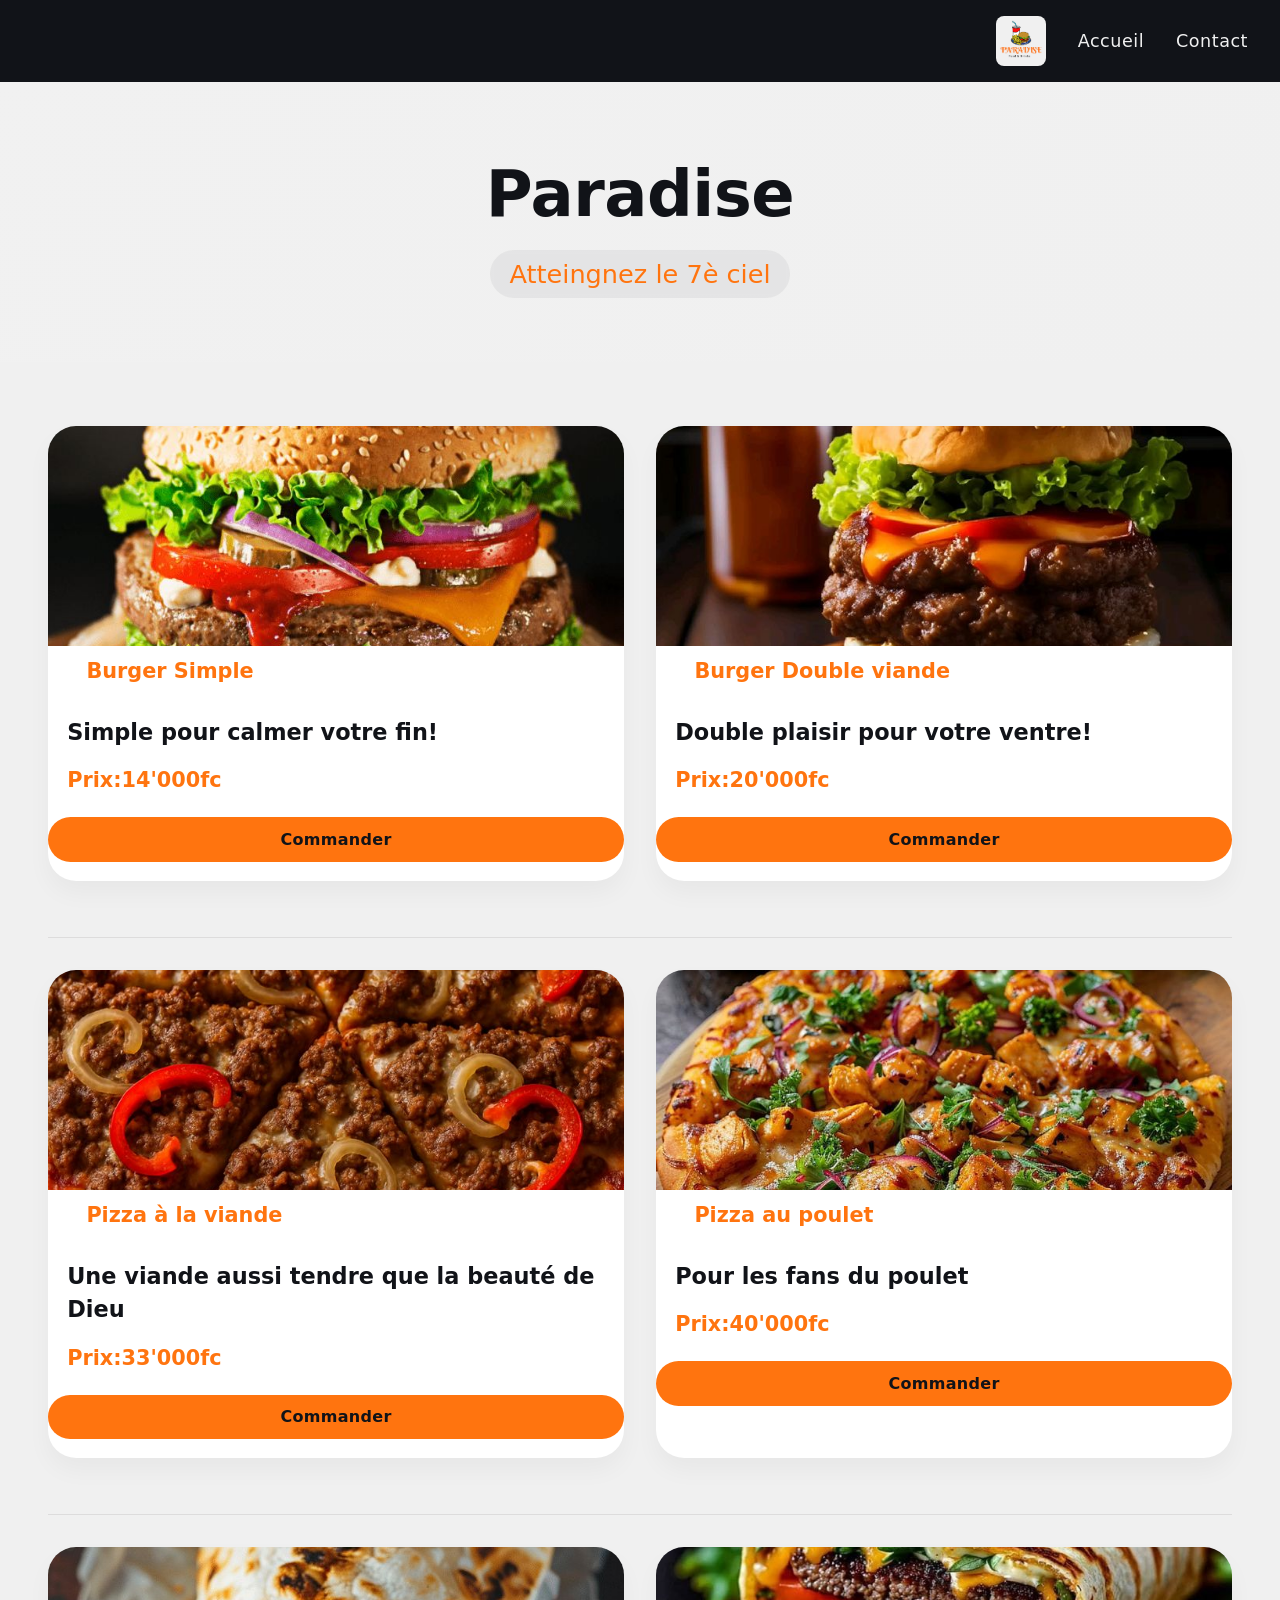
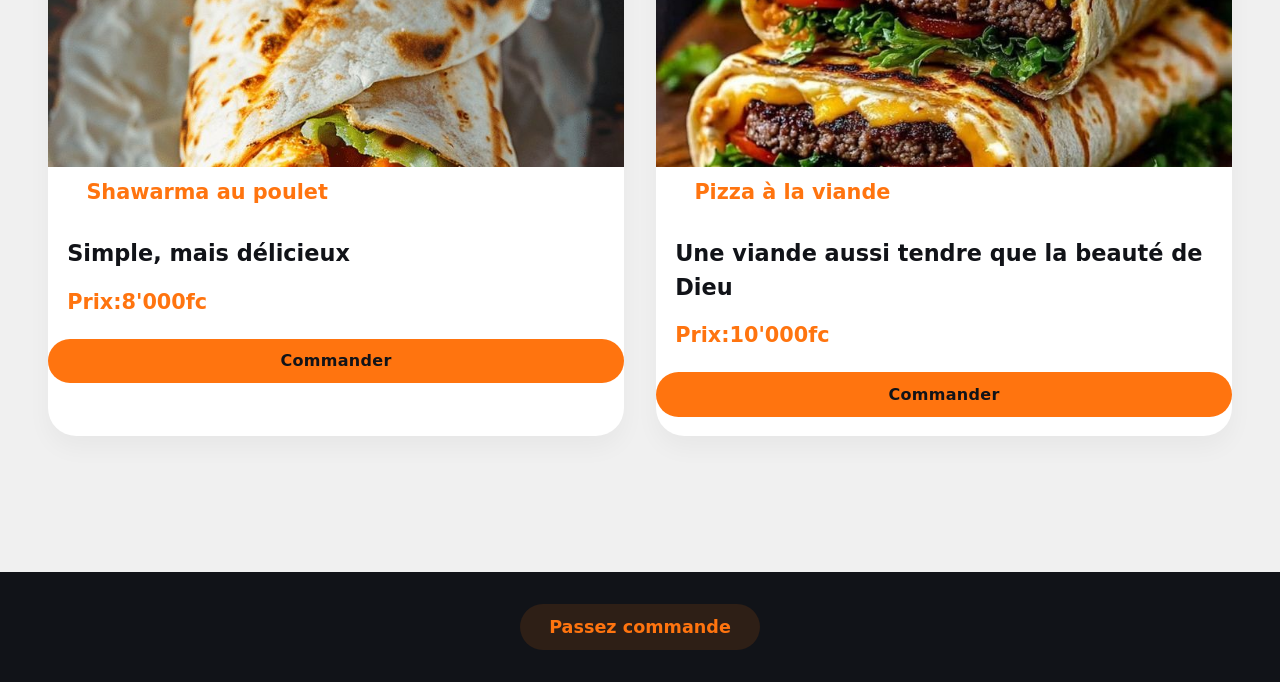
<file: Index.html>
<!DOCTYPE html>
<html lang="en">
<head>
    <meta charset="UTF-8">
    <meta name="viewport" content="width=device-width, initial-scale=1.0">
    <title>Paradise</title>
    <link rel="stylesheet" href="STYLES/style.css">
</head>
<body>
    <!--Navigateur-->
    <header>
        <nav class="navbar">
            <img src="IMAGES/PARADISE.png" alt="logo">
            <a href="Index.html">Accueil</a>
            <a href="Contact.html">Contact</a>
            
        </nav>

        <div class="hero">
            <h1>Paradise</h1>
            <h2>Atteingnez le 7è ciel</h2>
        </div> 
    </header>
    <!--Corps-->
    <main>
        <header class="categories">


            <div class="burger">
             <section class="burger-1">
                <img src="IMAGES/burger-2.jpeg" alt="">
                <strong><p class="bug-1">Burger Simple</p></strong>
                <p class="bug-1">Simple pour calmer votre fin!</p>
                <p class="bug-1">Prix:14'000fc</p>
                <button type="submit" class="btn">Commander</button>
             </section>

              <section class="burger-2">
                <img src="IMAGES/burger-1.jpeg" alt="">
                <strong><p class="bug-2">Burger Double viande</p></strong>
                <p class="bug-2">Double plaisir pour votre ventre!</p>
                <p class="bug-2">Prix:20'000fc</p>
                <button type="submit" class="btn">Commander</button>
              </section>

            </div>

            <div class="Pizza"> 
              <section class="pizza-1">
                <img src="IMAGES/pizza-2.jpeg" alt="">
                <strong><p class="piz-1">Pizza à la viande</p></strong>
                <p class="piz-1">Une viande aussi tendre que la beauté de Dieu</p>
                <p class="piz-1">Prix:33'000fc</p>
                <button type="submit" class="btn">Commander</button>
              </section>
                
              
              <section class="pizza-2">
                <img src="IMAGES/pizza-1.jpeg" alt="">
                <strong><p class="piz-2">Pizza au poulet</p></strong>
                <p class="piz-2">Pour les fans du poulet</p>
                <p class="piz-2">Prix:40'000fc</p>
                <button type="submit" class="btn">Commander</button>
              </section>
            </div>

            <div class="Shawarma">
              
              <section class="Wamasha-1">
                <img src="IMAGES/shawarma-1.jpeg" alt="">
                <strong><p class="wama-1">Shawarma au poulet</p></strong>
                <p class="wama-1">Simple, mais délicieux</p>
                <p class="wama-1">Prix:8'000fc</p>
                <button type="submit" class="btn">Commander</button>
              </section>

              
              <section class="Wamasha-1">
                <img src="IMAGES/shawarma2.jpeg" alt="">
                <strong><p class="wana-1">Pizza à la viande</p></strong>
                <p class="wama-2">Une viande aussi tendre que la beauté de Dieu</p>
                <p class="wama-2">Prix:10'000fc</p>
                <button type="submit" class="btn">Commander</button>
              </section>
            </div>
        </header>
    </main>

    <footer>
        <a href="Contact.html">Passez commande</a>
    </footer>
</body>
</html>
</file>
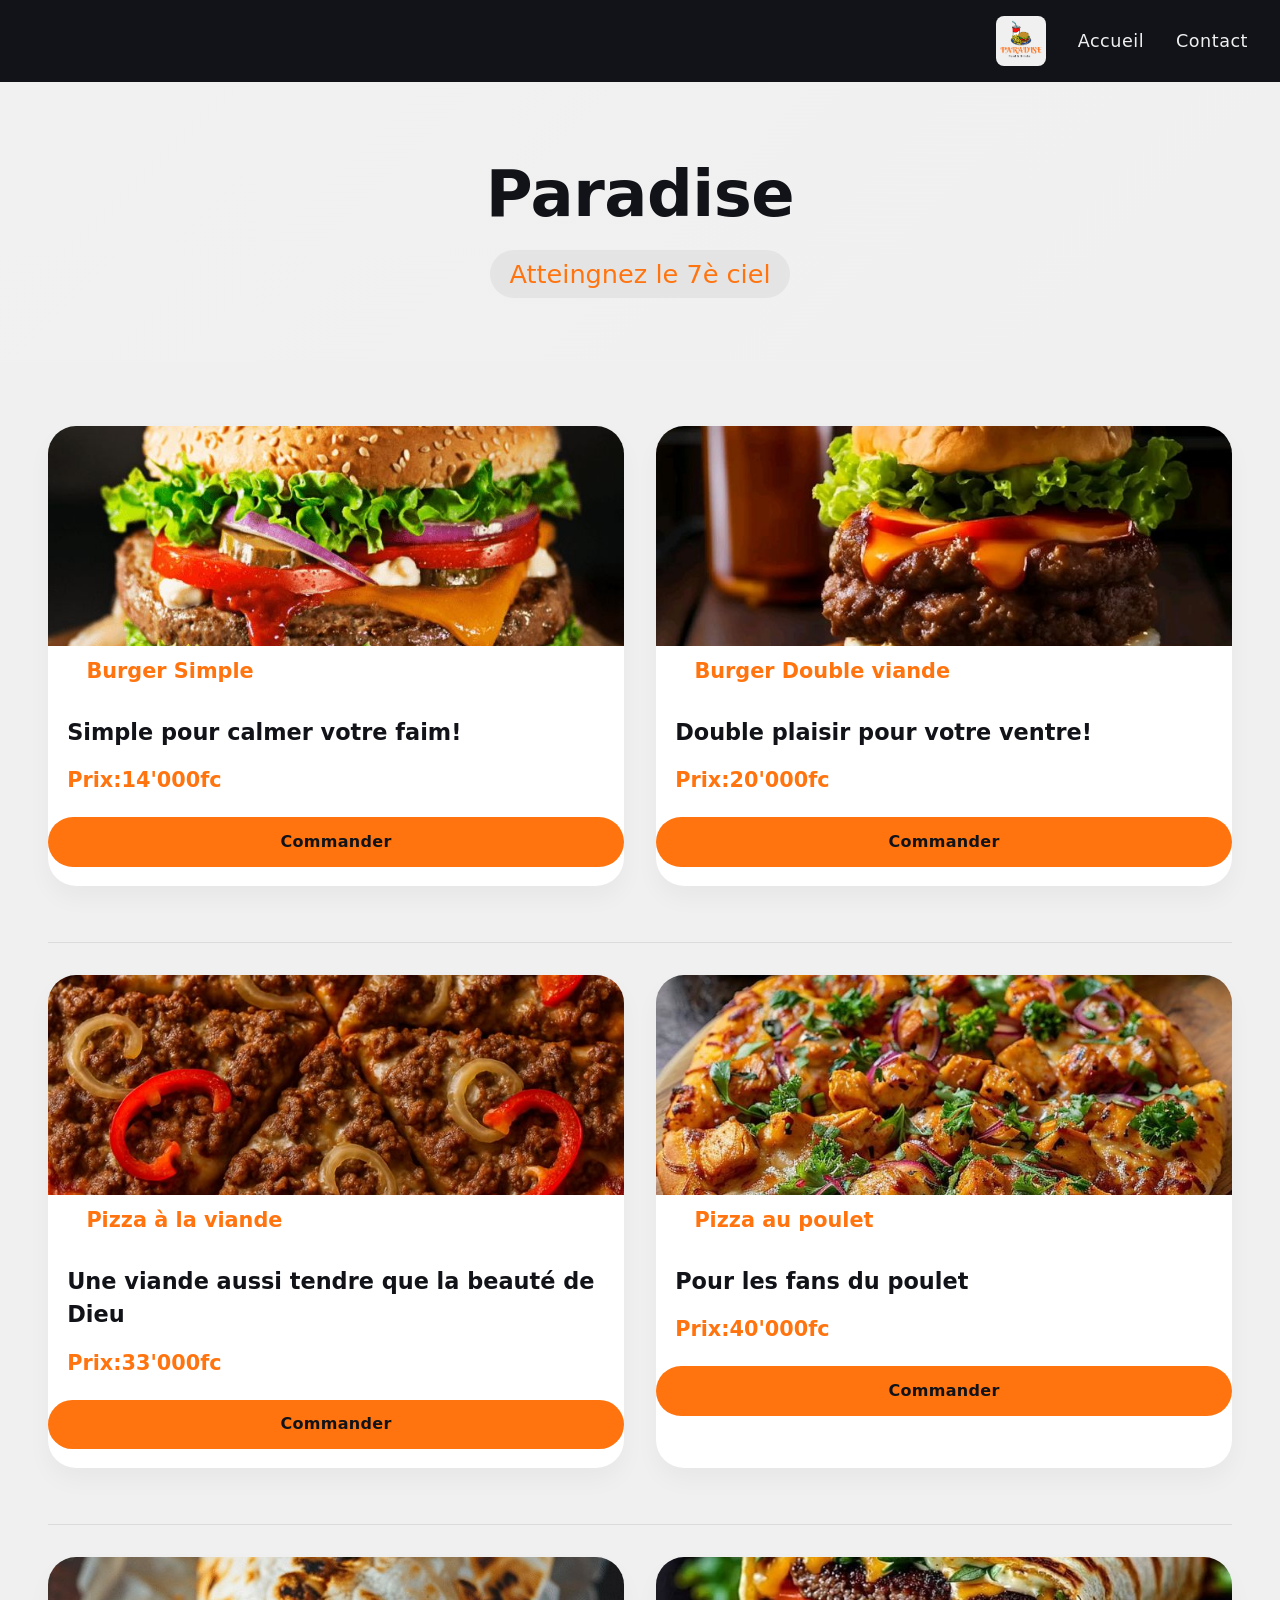
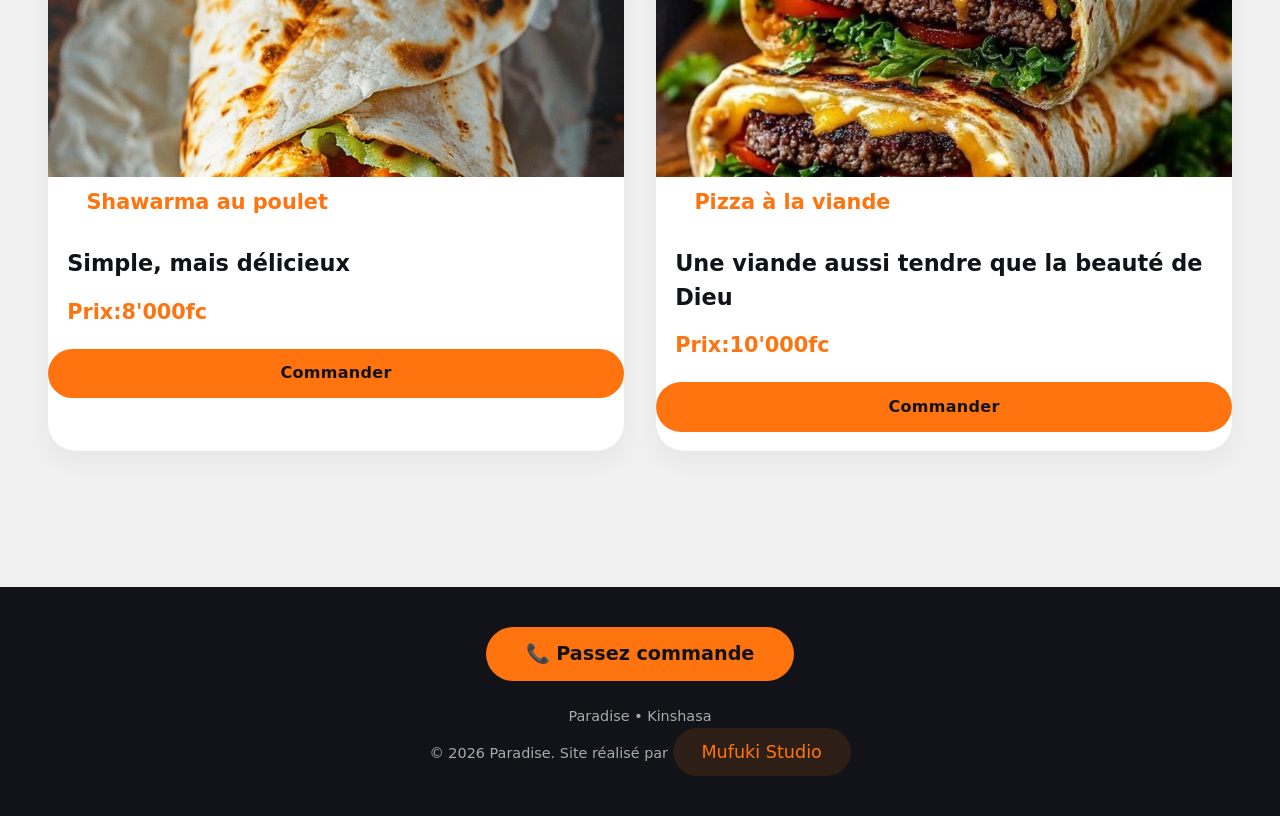
<file: index.html>
<!DOCTYPE html>
<html lang="en">
<head>
    <meta charset="UTF-8">
    <meta name="viewport" content="width=device-width, initial-scale=1.0">
    <title>Paradise</title>
    <link rel="stylesheet" href="STYLES/style.css">
    <link rel="stylesheet" href="https://cdnjs.cloudflare.com/ajax/libs/font-awesome/6.0.0-beta3/css/all.min.css">
</head>
<body>
    <!--Navigateur-->
    <header>
        <nav class="navbar">
            <img src="IMAGES/PARADISE.png" alt="logo">
            <a href="index.html">Accueil</a>
            <a href="contact.html">Contact</a>
            
        </nav>

        <div class="hero">
            <h1>Paradise</h1>
            <h2>Atteingnez le 7è ciel</h2>
        </div> 
    </header>
    <!--Corps-->
    <main>
        <header class="categories">


            <div class="burger">
             <section class="burger-1">
                <img src="IMAGES/burger-2.jpeg" alt="">
                <strong>  <p class="bug-1">Burger Simple</p></strong>
                <p class="bug-1">Simple pour calmer votre faim!</p>
                <p class="bug-1">Prix:14'000fc</p>
               <a href="//wa.me/243824367032?text=Bonjour%20Odin%20Studio,%20je%20souhaite%20passer%20une%20commande." target="_blank" class="btn">Commander</a>
             </section>

              <section class="burger-2">
                <img src="IMAGES/burger-1.jpeg" alt="">
                <strong><p class="bug-2">Burger Double viande</p></strong>
                <p class="bug-2">Double plaisir pour votre ventre!</p>
                <p class="bug-2">Prix:20'000fc</p>
                <a href="//wa.me/243824367032?text=Bonjour%20Odin%20Studio,%20je%20souhaite%20passer%20une%20commande." target="_blank" class="btn">Commander</a>
              </section>

            </div>

            <div class="Pizza"> 
              <section class="pizza-1">
                <img src="IMAGES/pizza-2.jpeg" alt="">
                <strong><p class="piz-1">Pizza à la viande</p></strong>
                <p class="piz-1">Une viande aussi tendre que la beauté de Dieu</p>
                <p class="piz-1">Prix:33'000fc</p>
                <a href="//wa.me/243824367032?text=Bonjour%20Odin%20Studio,%20je%20souhaite%20passer%20une%20commande." target="_blank" class="btn">Commander</a>
              </section>
                
              
              <section class="pizza-2">
                <img src="IMAGES/pizza-1.jpeg" alt="">
                <strong><p class="piz-2">Pizza au poulet</p></strong>
                <p class="piz-2">Pour les fans du poulet</p>
                <p class="piz-2">Prix:40'000fc</p>
                <a href="//wa.me/243824367032?text=Bonjour%20Odin%20Studio,%20je%20souhaite%20passer%20une%20commande." target="_blank" class="btn">Commander</a>
              </section>
            </div>

            <div class="Shawarma">
              
              <section class="Wamasha-1">
                <img src="IMAGES/shawarma-1.jpeg" alt="">
                <strong><p class="wama-1">Shawarma au poulet</p></strong>
                <p class="wama-1">Simple, mais délicieux</p>
                <p class="wama-1">Prix:8'000fc</p>
                <a href="//wa.me/243824367032?text=Bonjour%20Odin%20Studio,%20je%20souhaite%20passer%20une%20commande." target="_blank" class="btn">Commander</a>
              </section>

              
              <section class="Wamasha-1">
                <img src="IMAGES/shawarma2.jpeg" alt="">
                <strong><p class="wana-1">Pizza à la viande</p></strong>
                <p class="wama-2">Une viande aussi tendre que la beauté de Dieu</p>
                <p class="wama-2">Prix:10'000fc</p>
                <a href="//wa.me/243824367032?text=Bonjour%20Odin%20Studio,%20je%20souhaite%20passer%20une%20commande." target="_blank" class="btn">Commander</a>
              </section>
            </div>
        </header>
    </main>

   <!-- ==================== FOOTER AMÉLIORÉ (OPTION 2) ==================== -->
<footer class="footer-simple">
    <div class="footer-simple-content">
        <a href="contact.html" class="footer-cta">📞 Passez commande</a>
        <div class="footer-info">
            <p>Paradise • Kinshasa</p>
            <p>© 2026 Paradise. Site réalisé par <a href="#" target="_blank">Mufuki Studio</a></p>
        </div>
    </div>
</footer>
</body>
</html>
</file>
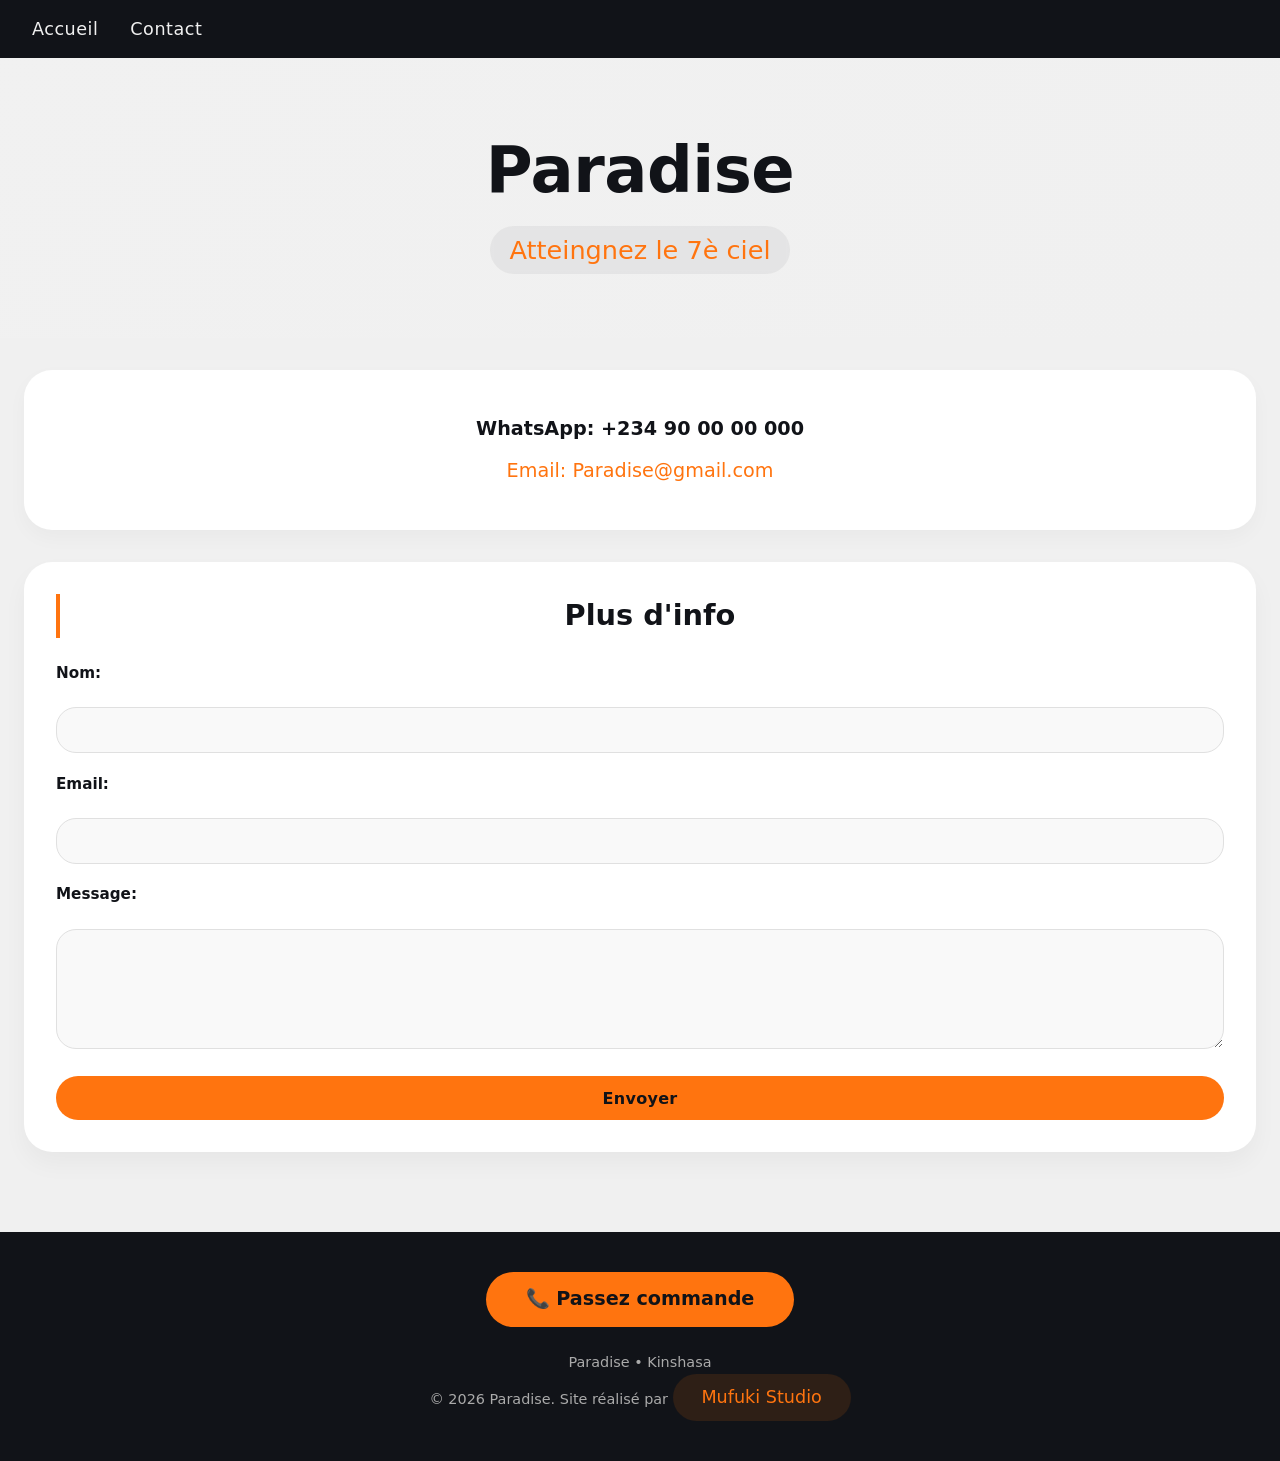
<file: Contact.html>
<!DOCTYPE html>
<html lang="en">
<head>
    <meta charset="UTF-8">
    <meta name="viewport" content="width=device-width, initial-scale=1.0">
    <title>Paradise</title>
    <link rel="stylesheet" href="STYLES/style.css">
</head>
<body>
     <!--Navigateur-->
    <header>
        <nav class="nav-bar">
            <a href="index.html">Accueil</a>
            <a href="contact.html">Contact</a>
        </nav>

        <div class="hero">
            <h1>Paradise</h1>
            <h2>Atteingnez le 7è ciel</h2>
        </div>
    </header>

   <!--Corps-->
   <main>
    <div class="Contact">
        <p>WhatsApp: +234 90 00 00 000</p>
        <p>Email: Paradise@gmail.com</p>
    </div>
    <div class="formulaire">
        <h1>Plus d'info</h1> 
        <form action="traitement.php" method="post">
            <label for="nom">Nom:</label>
            <input type="text" id="nom" name="nom">

            <label for="nom">Email:</label>
            <input type="email" id="email" name="email">

            <label for="nom">Message:</label>
            <textarea id="message" name="message"></textarea>
            <button type="submit" class="btn">Envoyer</button>
        </form>
    </div>
   </main>

   <!-- ==================== FOOTER AMÉLIORÉ (OPTION 2) ==================== -->
<footer class="footer-simple">
    <div class="footer-simple-content">
        <a href="contact.html" class="footer-cta">📞 Passez commande</a>
        <div class="footer-info">
            <p>Paradise • Kinshasa</p>
            <p>© 2026 Paradise. Site réalisé par <a href="#" target="_blank">Mufuki Studio</a></p>
        </div>
    </div>
</footer>

</body>
</html>
</file>
<file: STYLES/style.css>
/* =============================================
   Paradise - Clean & Simple Design (Index + Contact)
   Color Palette: #f0f0f0 (60% dominant)
                  #111318 (30% secondaire)
                  #ff740f (10% accent)
   Règle 60/30/10 appliquée pour équilibre visuel
   ============================================= */

/* ---------- RESET & BASE ---------- */
* {
    margin: 0;
    padding: 0;
    box-sizing: border-box;
}

body {
    background-color: #f0f0f0;   /* 60% Dominant : fond clair */
    font-family: 'Segoe UI', Roboto, system-ui, -apple-system, 'Helvetica Neue', sans-serif;
    color: #111318;              /* couleur secondaire pour le texte principal */
    line-height: 1.5;
    min-height: 100vh;
    display: flex;
    flex-direction: column;
}

/* ---------- TYPOGRAPHIE & LIENS ---------- */
a {
    text-decoration: none;
    transition: color 0.2s ease-in-out;
}

/* ---------- HEADER & NAVIGATION (30% Secondaire) ---------- */
.navbar, .nav-bar {
    background-color: #111318;   /* 30% Secondaire : fond sombre */
    padding: 1rem 2rem;
    display: flex;
    align-items: center;
    gap: 2rem;
    flex-wrap: wrap;
}

.navbar a, .nav-bar a {
    color: #f0f0f0;
    font-weight: 500;
    font-size: 1.1rem;
    letter-spacing: 0.5px;
}

.navbar a:hover, .nav-bar a:hover {
    color: #ff740f;              /* 10% Accent au survol */
}

.navbar img {
    height: 50px;
    width: auto;
    margin-left: auto;           /* pousse le logo à droite */
    border-radius: 8px;
    transition: transform 0.2s;
    
}

.navbar img:hover {
    transform: scale(1.02);
}

/* ---------- SECTION HERO (commune aux deux pages) ---------- */
.hero {
    text-align: center;
    padding: 4rem 2rem;
    background: linear-gradient(135deg, #ffffff10, #f0f0f0);
}

.hero h1 {
    font-size: 4rem;
    font-weight: 800;
    color: #111318;
    letter-spacing: -0.5px;
    margin-bottom: 0.5rem;
}

.hero h2 {
    font-size: 1.6rem;
    font-weight: 400;
    color: #ff740f;              /* accent pour sous-titre */
    background: #1113180c;
    display: inline-block;
    padding: 0.3rem 1.2rem;
    border-radius: 40px;
    backdrop-filter: blur(2px);
}

/* ---------- MAIN (contenu principal) ---------- */
main {
    flex: 1;
    max-width: 1280px;
    margin: 0 auto;
    padding: 2rem 1.5rem;
    width: 100%;
}

/* ---------- STYLES SPÉCIFIQUES À LA PAGE CONTACT ---------- */
/* Bloc d'informations de contact */
.Contact {
    background: #ffffff;
    border-radius: 28px;
    padding: 2rem;
    margin-bottom: 2rem;
    box-shadow: 0 8px 20px rgba(0, 0, 0, 0.03);
    text-align: center;
}

.Contact p {
    font-size: 1.2rem;
    margin: 0.8rem 0;
    color: #111318;
}

.Contact p:first-child {
    font-weight: 600;
}

.Contact p:last-child {
    color: #ff740f;             /* accent pour l'email */
}

/* Formulaire de contact */
.formulaire {
    background: #ffffff;
    border-radius: 28px;
    padding: 2rem;
    box-shadow: 0 12px 24px rgba(0, 0, 0, 0.04);
}

.formulaire h1 {
    font-size: 1.8rem;
    font-weight: 700;
    color: #111318;
    margin-bottom: 1.5rem;
    text-align: center;
    border-left: 4px solid #ff740f;
    padding-left: 1rem;
}

form {
    display: flex;
    flex-direction: column;
    gap: 1.2rem;
}

label {
    font-weight: 600;
    color: #111318;
    margin-bottom: 0.2rem;
    font-size: 0.95rem;
}

input, textarea {
    background-color: #f9f9f9;
    border: 1px solid #e0e0e0;
    border-radius: 20px;
    padding: 0.8rem 1rem;
    font-family: inherit;
    font-size: 1rem;
    transition: all 0.2s;
    width: 100%;
}

input:focus, textarea:focus {
    outline: none;
    border-color: #ff740f;
    box-shadow: 0 0 0 3px rgba(255, 116, 15, 0.2);
    background-color: #ffffff;
}

textarea {
    min-height: 120px;
    resize: vertical;
}

/* Bouton (identique aux cartes produits) */
.btn {
    background-color: #ff740f;   /* couleur accent */
    border: none;
    color: #111318;
    font-weight: 700;
    font-size: 1rem;
    padding: 0.8rem 1.5rem;
    border-radius: 40px;
    cursor: pointer;
    transition: all 0.25s;
    text-align: center;
    font-family: inherit;
    letter-spacing: 0.3px;
    margin-top: 0.5rem;
    width: 100%;
}

.btn:hover {
    background-color: #e06610;
    transform: scale(0.98);
    color: #f0f0f0;
}

/* ---------- STYLES POUR LA PAGE D'ACCUEIL (produits) ---------- */
.categories {
    max-width: 1280px;
    margin: 2rem auto;
    padding: 0 1.5rem;
}

/* Menu de catégories */
.menu {
    display: flex;
    justify-content: center;
    gap: 2.5rem;
    margin-bottom: 3rem;
    border-bottom: 2px solid #e2e2e2;
    padding-bottom: 0.8rem;
    flex-wrap: wrap;
}

.menu a {
    font-size: 1.3rem;
    font-weight: 600;
    color: #111318;
    padding: 0.3rem 0;
    position: relative;
    transition: color 0.2s;
}

.menu a:hover {
    color: #ff740f;
}

.menu a::after {
    content: '';
    position: absolute;
    bottom: -10px;
    left: 0;
    width: 0;
    height: 3px;
    background-color: #ff740f;
    transition: width 0.25s ease;
    border-radius: 3px;
}

.menu a:hover::after {
    width: 100%;
}

/* Grilles produits */
.burger, .Pizza, .Shawarma {
    display: grid;
    grid-template-columns: repeat(2, 1fr);
    gap: 2rem;
    margin-bottom: 3.5rem;
}

/* Cartes produits */
.burger > section, .Pizza > section, .Shawarma > section {
    background: #ffffff;
    border-radius: 28px;
    overflow: hidden;
    box-shadow: 0 12px 24px rgba(0, 0, 0, 0.04);
    transition: transform 0.2s, box-shadow 0.2s;
    padding-bottom: 1.2rem;
    display: flex;
    flex-direction: column;
    height: 100%;
}

.burger > section:hover, .Pizza > section:hover, .Shawarma > section:hover {
    transform: translateY(-5px);
    box-shadow: 0 20px 30px rgba(0, 0, 0, 0.08);
}

/* Images produits */
.burger img, .Pizza img, .Shawarma img {
    width: 100%;
    height: 220px;
    object-fit: cover;
    display: block;
    transition: transform 0.4s ease;
}

.burger > section:hover img, .Pizza > section:hover img, .Shawarma > section:hover img {
    transform: scale(1.02);
}

/* Textes produits */
.burger section p, .Pizza section p, .Shawarma section p {
    padding: 0 1.2rem;
    margin: 0.4rem 0;
}

.burger section p:first-of-type, 
.Pizza section p:first-of-type, 
.Shawarma section p:first-of-type {
    font-size: 1.4rem;
    font-weight: 700;
    color: #111318;
    margin-top: 1rem;
}

.burger section p:nth-of-type(2), 
.Pizza section p:nth-of-type(2), 
.Shawarma section p:nth-of-type(2) {
    font-size: 0.9rem;
    color: #3a3f4b;
    margin-top: 0.2rem;
    margin-bottom: 0.5rem;
}

.burger section p:last-of-type, 
.Pizza section p:last-of-type, 
.Shawarma section p:last-of-type {
    font-size: 1.3rem;
    font-weight: 800;
    color: #ff740f;
    margin-top: 0.6rem;
    margin-bottom: 0.8rem;
}

/* Strong dans les cartes */
.burger section strong p, 
.Pizza section strong p, 
.Shawarma section strong p {
    font-size: 1.4rem;
    font-weight: 800;
    color: #111318;
    margin: 1rem 1.2rem 0.2rem;
}

/* ---------- FOOTER (30% Secondaire) ---------- */
footer {
    background-color: #111318;
    text-align: center;
    padding: 2rem;
    margin-top: 3rem;
}

footer a {
    color: #ff740f;
    font-size: 1.1rem;
    font-weight: 600;
    background: rgba(255, 116, 15, 0.12);
    padding: 0.6rem 1.8rem;
    border-radius: 50px;
    transition: all 0.2s;
    display: inline-block;
}

footer a:hover {
    background-color: #ff740f;
    color: #111318;
    transform: translateY(-2px);
}

/* ---------- RESPONSIVE ---------- */
@media (max-width: 768px) {
    .navbar, .nav-bar {
        flex-direction: column;
        align-items: stretch;
        gap: 1rem;
        text-align: center;
        padding: 1rem;
    }
    
    .navbar img {
        margin-left: 0;
        align-self: center;
        height: 45px;
    }
    
    .hero h1 {
        font-size: 2.8rem;
    }
    
    .hero h2 {
        font-size: 1.2rem;
    }
    
    .burger, .Pizza, .Shawarma {
        grid-template-columns: 1fr;
        gap: 1.8rem;
    }
    
    .menu {
        gap: 1.2rem;
    }
    
    .menu a {
        font-size: 1.1rem;
    }
    
    .categories, main {
        padding: 0 1rem;
    }
    
    .Contact, .formulaire {
        padding: 1.5rem;
    }
    
    .formulaire h1 {
        font-size: 1.5rem;
    }
}

@media (max-width: 480px) {
    .hero {
        padding: 2rem 1rem;
    }
    
    .hero h1 {
        font-size: 2.2rem;
    }
    
    .burger img, .Pizza img, .Shawarma img {
        height: 180px;
    }
    
    .btn {
        padding: 0.6rem 1rem;
        font-size: 0.9rem;
    }
}

/* ---------- ACCESSIBILITÉ ---------- */
button:focus-visible, a:focus-visible, input:focus-visible, textarea:focus-visible {
    outline: 3px solid #ff740f;
    outline-offset: 2px;
}

/* Séparateurs entre catégories produits */
.Pizza, .Shawarma {
    margin-top: 1rem;
    border-top: 1px solid #dddcdc;
    padding-top: 2rem;
}

/* ==================== FOOTER OPTION 2 (simple amélioré) ==================== */
.footer-simple {
    background-color: #111318;
    padding: 2.5rem 1.5rem;
    margin-top: 3rem;
    text-align: center;
}

.footer-simple-content {
    max-width: 600px;
    margin: 0 auto;
}

.footer-cta {
    display: inline-block;
    background-color: #ff740f;
    color: #111318;
    font-weight: 700;
    font-size: 1.2rem;
    padding: 0.8rem 2.5rem;
    border-radius: 50px;
    margin-bottom: 1.5rem;
    transition: all 0.2s;
    text-decoration: none;
}

.footer-cta:hover {
    background-color: #e06610;
    transform: translateY(-3px);
    box-shadow: 0 8px 16px rgba(255, 116, 15, 0.3);
}

.footer-info {
    color: #aaa;
    font-size: 0.9rem;
    line-height: 1.6;
}

.footer-info a {
    color: #ff740f;
    text-decoration: none;
    font-weight: 500;
}

.footer-info a:hover {
    text-decoration: underline;
}
</file>
